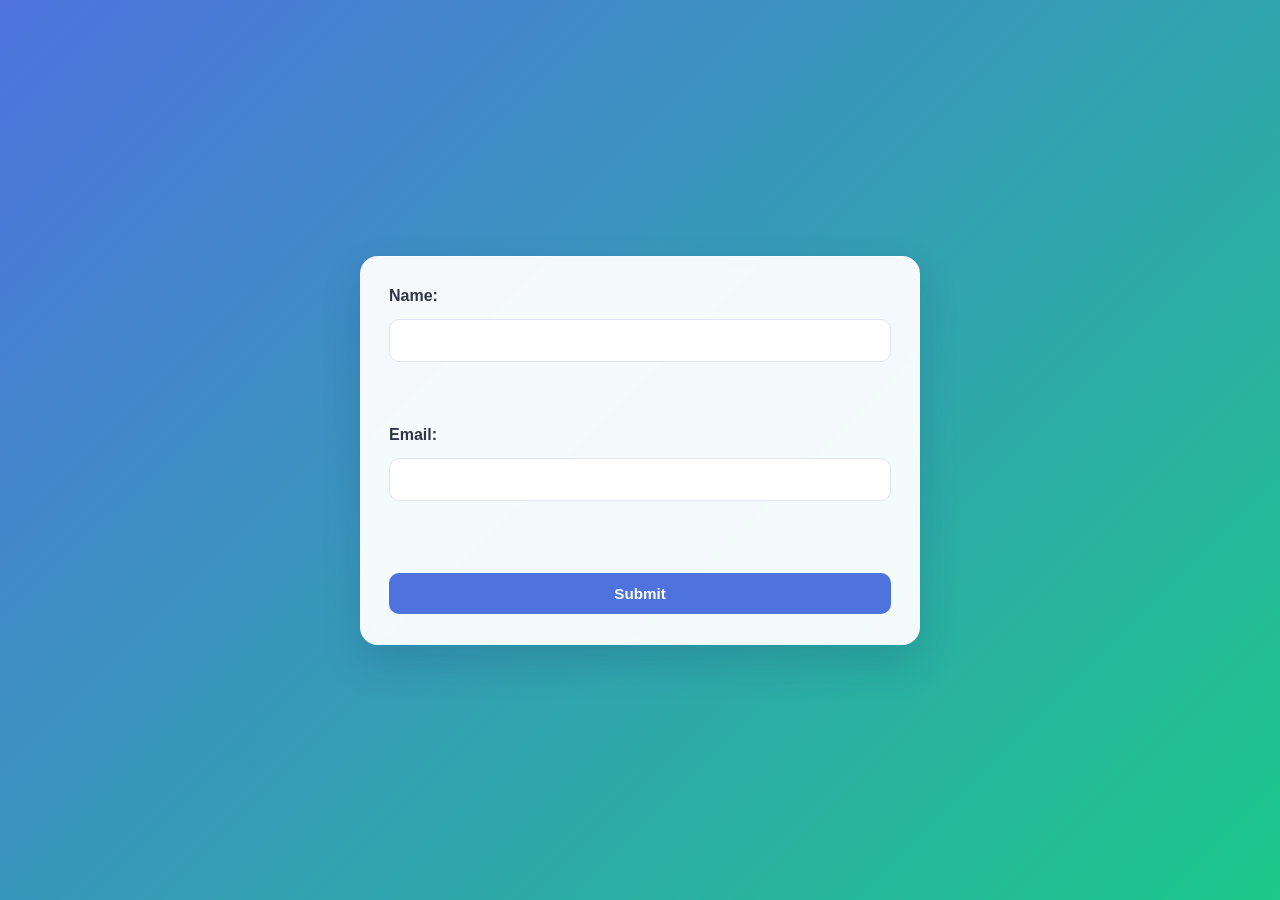
<file: frontend/index.html>
<!DOCTYPE html>
<html>
    <head>
        <title>
            Create User
        </title>
        <!-- Fixed: properly close link tag so head parses correctly -->
        <link rel="stylesheet" href="index.css">
    </head>
    <body>
        <!-- Keep id lowercase; JS now uses the same id -->
        <div id="formsection">
            <form id="userform">
                <label for="name">Name:</label>
                <input type="text" id="name" name="name" required>
                <br><br>
                <label for="email">Email:</label>
                <!-- Fixed: use name attribute instead of invalid email attribute -->
                <input type="email" id="email" name="email" required>
                <br><br>
                <button type="submit">Submit</button>
            </form>
        </div>

        <div id="SuccessSection" class="hidden success-box">
            <h3>User Created</h3>
            <h1>Note your user id and email for login</h1>
            <div id="responseContainer" class="response-box"></div>
        </div>

        <!-- Fixed: load JS file so submit handler runs -->
        <script src="index.js"></script>
    </body>
</html>
</file>
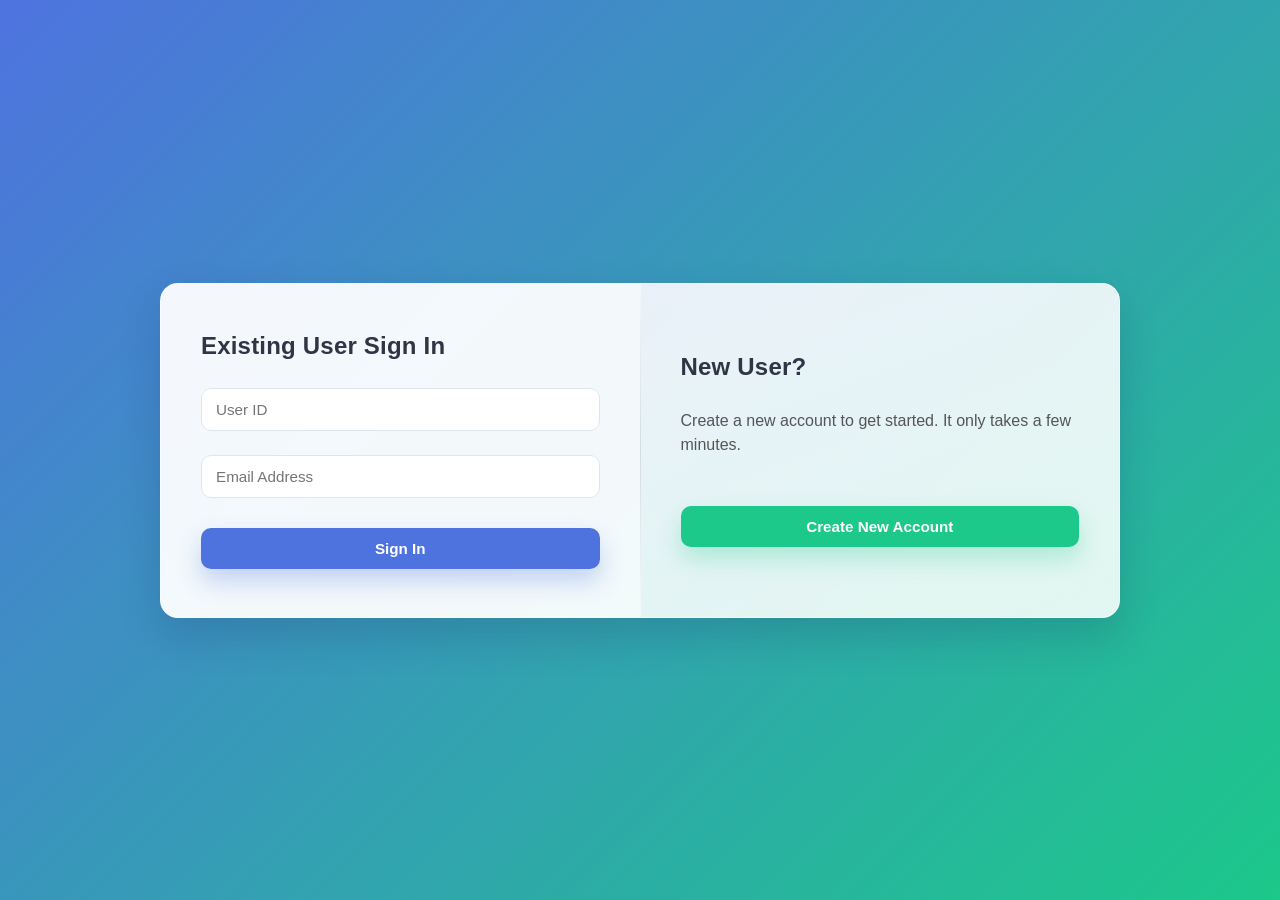
<file: frontend/main.html>
<!DOCTYPE html>
<html lang="en">
<head>
<meta charset="UTF-8">
<meta name="viewport" content="width=device-width, initial-scale=1.0">
<title>Login Page</title>
<link rel="stylesheet" href="main.css">
<script src="main.js"></script>
</head>
<body>

<div class="container">

    <!-- Existing User Panel -->
    <div class="panel">
        <h2>Existing User Sign In</h2>

        <div class="input-group">
            <input type="text" id="user_id" name="user_id" placeholder="User ID" required>
            <div id="id_error" class="error"></div>
        </div>

        <div class="input-group">
            <input type="email" id="email" name="email" placeholder="Email Address" required>
            <div id="email_error" class="error"></div>
        </div>

        <button class="login-btn" onclick="validateUser()">Sign In</button>
    </div>

    <div class="divider"></div>

    <!-- New User Panel -->
    <div class="panel" style="background:#f8f9fc;">
        <h2>New User?</h2>
        <p style="margin-bottom: 25px; color:#555;">
            Create a new account to get started.  
            It only takes a few minutes.
        </p>
        <a href="index.html">
            <button class="signup-btn">Create New Account</button>
        </a>
        
    </div>

</div>

</body>
</html>
</file>
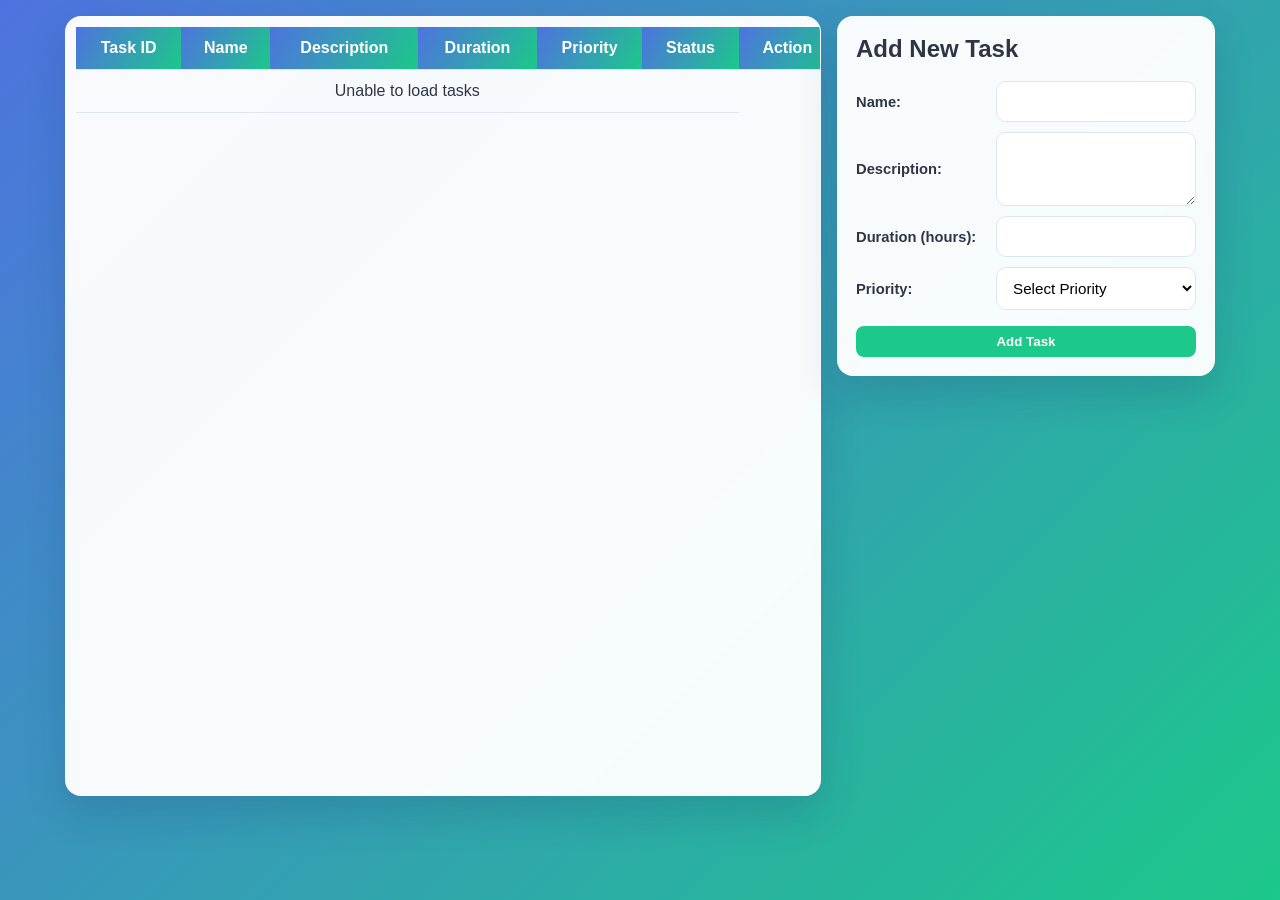
<file: frontend/user.html>
<!DOCTYPE html>
<html>
    <head>
        <title>User DashBoard</title>
        <link rel="stylesheet" href="user.css">
        <script src="user.js"></script>
    </head>
    <body>
        <div class="container">
            <div class="scrolling-window">
                <table id="tasktable">
                    <thead>
                        <tr>
                            <th>Task ID</th>
                            <th>Name</th>
                            <th>Description</th>
                            <th>Duration</th>
                            <th>Priority</th>
                            <th>Status</th>
                            <th>Action</th>
                        </tr>
                    </thead>
                    <tbody id="table-body">
                    </tbody>
                        
                </table>
            </div>
            <div class="taskform">
                <form id="addTaskForm">
                    <h2>Add New Task</h2>

                    <div class="form-row">
                        <label for="name">Name:</label>
                        <input type="text" id="name" name="name" required>
                    </div>

                    <div class="form-row">
                        <label for="description">Description:</label>
                        <textarea id="description" name="description" required></textarea>
                    </div>

                    <div class="form-row">
                        <label for="duration">Duration (hours):</label>
                        <input type="text" id="duration" name="duration" required>
                    </div>

                    <div class="form-row">
                        <label for="priority">Priority:</label>
                        <select id="priority" name="priority" required>
                            <option value="">Select Priority</option>
                            <option value="LOW">Low</option>
                            <option value="MEDIUM">Medium</option>
                            <option value="HIGH">High</option>
                        </select>
                    </div>

                    <button type="submit" class="submit-btn">Add Task</button>
                </form>
            </div>
        </div>
    </body>
</html>
</file>
<file: frontend/index.css>
:root {
    --bg-gradient: linear-gradient(135deg, #4e73df 0%, #1cc88a 100%);
    --card-bg: rgba(255, 255, 255, 0.95);
    --text-primary: #2f3545;
    --text-secondary: #5c6478;
    --border-soft: #dfe4f3;
    --shadow-soft: 0 18px 40px rgba(20, 35, 90, 0.16);
    --brand-primary: #4e73df;
    --brand-primary-dark: #2e59d9;
    --brand-accent: #1cc88a;
}

* {
    margin: 0;
    padding: 0;
    box-sizing: border-box;
    font-family: "Segoe UI", Tahoma, Geneva, Verdana, sans-serif;
}

body {
    min-height: 100vh;
    display: grid;
    place-items: center;
    padding: 24px;
    background: var(--bg-gradient);
    color: var(--text-primary);
}

#formsection,
#SuccessSection {
    width: min(560px, 100%);
    background: var(--card-bg);
    border-radius: 18px;
    border: 1px solid rgba(255, 255, 255, 0.45);
    box-shadow: var(--shadow-soft);
    backdrop-filter: blur(5px);
    padding: 30px 28px;
}

#userform {
    display: grid;
    gap: 14px;
}

#userform label {
    font-weight: 600;
    color: var(--text-primary);
}

#userform input {
    width: 100%;
    padding: 12px 14px;
    border-radius: 10px;
    border: 1px solid var(--border-soft);
    font-size: 0.95rem;
    background: #fff;
    transition: border-color 0.25s ease, box-shadow 0.25s ease;
}

#userform input:focus {
    border-color: var(--brand-primary);
    outline: none;
    box-shadow: 0 0 0 4px rgba(78, 115, 223, 0.14);
}

#userform button {
    margin-top: 8px;
    padding: 12px;
    border: none;
    border-radius: 10px;
    background: var(--brand-primary);
    color: #fff;
    font-size: 0.95rem;
    font-weight: 700;
    cursor: pointer;
    transition: transform 0.2s ease, background-color 0.2s ease;
}

#userform button:hover {
    transform: translateY(-1px);
    background: var(--brand-primary-dark);
}

#SuccessSection h3 {
    color: var(--brand-accent);
    margin-bottom: 8px;
}

#SuccessSection h1 {
    font-size: 1.1rem;
    line-height: 1.4;
    margin-bottom: 18px;
    color: var(--text-primary);
}

.response-box {
    width: 100%;
    padding: 16px;
    border: 1px solid var(--border-soft);
    border-radius: 12px;
    background: #fff;
    display: grid;
    gap: 10px;
}

.response-box p {
    color: var(--text-secondary);
}

.response-box strong {
    color: var(--text-primary);
}

.row {
    display: flex;
    justify-content: space-between;
    margin-bottom: 8px;
}

.label {
    font-weight: 700;
}

.value {
    color: var(--text-secondary);
}

.hidden {
    display: none;
}

@media (max-width: 600px) {
    body {
        padding: 14px;
    }

    #formsection,
    #SuccessSection {
        border-radius: 14px;
        padding: 24px 18px;
    }

    #SuccessSection h1 {
        font-size: 1rem;
    }
}
</file>
<file: frontend/main.css>
:root {
    --bg-gradient: linear-gradient(135deg, #4e73df 0%, #1cc88a 100%);
    --card-bg: rgba(255, 255, 255, 0.94);
    --text-primary: #2f3545;
    --text-secondary: #5c6478;
    --border-soft: #dfe4f3;
    --shadow-soft: 0 18px 40px rgba(20, 35, 90, 0.18);
    --brand-primary: #4e73df;
    --brand-primary-dark: #2e59d9;
    --brand-accent: #1cc88a;
    --brand-accent-dark: #17a673;
}

* {
    margin: 0;
    padding: 0;
    box-sizing: border-box;
    font-family: "Segoe UI", Tahoma, Geneva, Verdana, sans-serif;
}

body {
    min-height: 100vh;
    display: flex;
    justify-content: center;
    align-items: center;
    padding: 24px;
    background: var(--bg-gradient);
    color: var(--text-primary);
}

.container {
    display: flex;
    width: min(960px, 100%);
    background: var(--card-bg);
    border: 1px solid rgba(255, 255, 255, 0.4);
    border-radius: 18px;
    box-shadow: var(--shadow-soft);
    backdrop-filter: blur(6px);
    overflow: hidden;
}

.panel {
    flex: 1;
    padding: 48px 40px;
    display: flex;
    flex-direction: column;
    justify-content: center;
    gap: 8px;
}

.panel h2 {
    margin-bottom: 20px;
    font-weight: 700;
    letter-spacing: 0.2px;
    color: var(--text-primary);
}

.panel p {
    margin-bottom: 22px;
    color: var(--text-secondary);
    line-height: 1.5;
}

.input-group {
    margin-bottom: 16px;
}

.input-group input {
    width: 100%;
    padding: 12px 14px;
    border-radius: 10px;
    border: 1px solid var(--border-soft);
    font-size: 0.95rem;
    background: #fff;
    transition: border-color 0.25s ease, box-shadow 0.25s ease;
}

.input-group input:focus {
    border-color: var(--brand-primary);
    outline: none;
    box-shadow: 0 0 0 4px rgba(78, 115, 223, 0.16);
}

button {
    width: 100%;
    padding: 12px;
    border: none;
    border-radius: 10px;
    font-size: 0.95rem;
    font-weight: 600;
    cursor: pointer;
    transition: transform 0.2s ease, box-shadow 0.2s ease, background-color 0.2s ease;
}

button:hover {
    transform: translateY(-1px);
}

.login-btn {
    margin-top: 6px;
    background-color: var(--brand-primary);
    color: #fff;
    box-shadow: 0 12px 24px rgba(78, 115, 223, 0.3);
}

.login-btn:hover {
    background-color: var(--brand-primary-dark);
}

.signup-btn {
    margin-top: 16px;
    background-color: var(--brand-accent);
    color: #fff;
    box-shadow: 0 12px 24px rgba(28, 200, 138, 0.28);
}

.signup-btn:hover {
    background-color: var(--brand-accent-dark);
}

.divider {
    width: 1px;
    background: linear-gradient(to bottom, transparent, rgba(47, 53, 69, 0.15), transparent);
}

.panel[style] {
    background: linear-gradient(160deg, rgba(78, 115, 223, 0.06), rgba(28, 200, 138, 0.08)) !important;
}

@media (max-width: 768px) {
    body {
        padding: 14px;
        align-items: stretch;
    }

    .container {
        flex-direction: column;
        border-radius: 14px;
    }

    .panel {
        padding: 28px 20px;
    }

    .divider {
        width: 100%;
        height: 1px;
        background: linear-gradient(to right, transparent, rgba(47, 53, 69, 0.15), transparent);
    }
}
</file>
<file: frontend/user.css>
:root {
    --bg-gradient: linear-gradient(135deg, #4e73df 0%, #1cc88a 100%);
    --card-bg: rgba(255, 255, 255, 0.96);
    --text-primary: #2f3545;
    --text-secondary: #5c6478;
    --border-soft: #dfe4f3;
    --shadow-soft: 0 18px 40px rgba(20, 35, 90, 0.16);
    --brand-primary: #4e73df;
    --brand-primary-dark: #2e59d9;
    --brand-accent: #1cc88a;
    --danger: #e74a3b;
}

* {
    margin: 0;
    padding: 0;
    box-sizing: border-box;
    font-family: "Segoe UI", Tahoma, Geneva, Verdana, sans-serif;
}

body {
    min-height: 100vh;
    background: var(--bg-gradient);
    color: var(--text-primary);
    padding: 16px;
}

.container {
    width: min(1150px, 100%);
    margin: 0 auto;
    display: grid;
    grid-template-columns: 2fr 1fr;
    gap: 16px;
    align-items: start;
}

.scrolling-window,
.taskform {
    background: var(--card-bg);
    border: 1px solid rgba(255, 255, 255, 0.45);
    border-radius: 16px;
    box-shadow: var(--shadow-soft);
    backdrop-filter: blur(5px);
}

.scrolling-window {
    height: calc(100vh - 32px);
    max-height: 780px;
    overflow: auto;
    padding: 10px;
}

table {
    width: 100%;
    border-collapse: separate;
    border-spacing: 0;
    min-width: 760px;
}

th,
td {
    padding: 12px;
    text-align: center;
    border-bottom: 1px solid var(--border-soft);
}

th {
    position: sticky;
    top: 0;
    z-index: 2;
    color: #fff;
    background: linear-gradient(120deg, var(--brand-primary), var(--brand-accent));
}

tbody tr {
    transition: background-color 0.2s ease;
}

tbody tr:hover,
.row-content:hover {
    background-color: rgba(78, 115, 223, 0.08);
}

.actions-cell {
    white-space: nowrap;
}

.actions-cell button {
    opacity: 0;
    pointer-events: none;
    transition: opacity 0.25s ease;
}

tbody tr:hover .actions-cell button {
    opacity: 1;
    pointer-events: auto;
}

.actions-cell button,
.row-buttons button,
#addTaskForm button {
    padding: 8px 12px;
    border: none;
    border-radius: 8px;
    cursor: pointer;
    font-weight: 600;
}

.actions-cell button:first-child {
    background: var(--brand-primary);
    color: #fff;
}

.actions-cell button:first-child:hover {
    background: var(--brand-primary-dark);
}

.actions-cell button.delete,
.actions-cell button:last-child {
    background: var(--danger);
    color: #fff;
}

.actions-cell button.delete:hover,
.actions-cell button:last-child:hover {
    filter: brightness(0.92);
}

.taskform {
    padding: 18px;
    max-height: calc(100vh - 32px);
    overflow: auto;
}

#addTaskForm {
    display: grid;
    gap: 10px;
}

#addTaskForm h2 {
    margin-bottom: 8px;
}

.form-row {
    display: grid;
    grid-template-columns: 130px 1fr;
    gap: 10px;
    align-items: center;
}

#addTaskForm label {
    font-weight: 600;
    font-size: 0.92rem;
}

#addTaskForm input,
#addTaskForm textarea,
#addTaskForm select {
    width: 100%;
    padding: 11px 12px;
    border-radius: 10px;
    border: 1px solid var(--border-soft);
    background: #fff;
    font-size: 0.95rem;
    transition: border-color 0.25s ease, box-shadow 0.25s ease;
}

#addTaskForm textarea {
    min-height: 74px;
    resize: vertical;
}

#addTaskForm input:focus,
#addTaskForm textarea:focus,
#addTaskForm select:focus {
    outline: none;
    border-color: var(--brand-primary);
    box-shadow: 0 0 0 4px rgba(78, 115, 223, 0.14);
}

#addTaskForm button {
    margin-top: 6px;
    background: var(--brand-accent);
    color: #fff;
    width: 100%;
}

#addTaskForm button:hover {
    filter: brightness(0.95);
}

@media (max-width: 900px) {
    body {
        padding: 14px;
    }

    .container {
        grid-template-columns: 1fr;
        gap: 14px;
    }

    .scrolling-window {
        height: 320px;
        max-height: none;
        padding: 6px;
    }

    .taskform {
        padding: 18px;
        max-height: none;
    }

    .form-row {
        grid-template-columns: 1fr;
        gap: 6px;
        align-items: stretch;
    }
}
</file>
